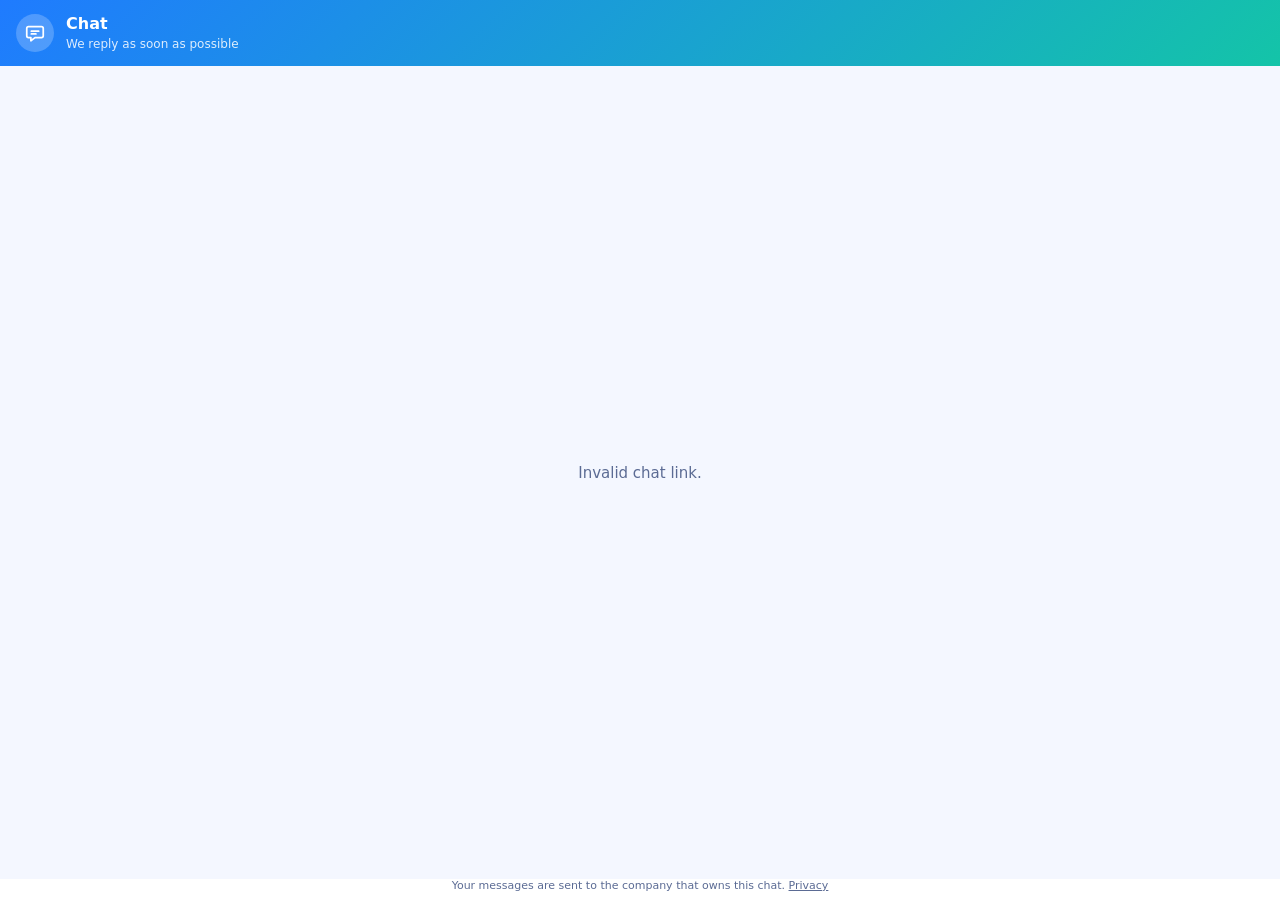
<file: chat.html>
<!DOCTYPE html>
<html lang="fr">
<head>
<meta charset="UTF-8">
<meta name="viewport" content="width=device-width, initial-scale=1, viewport-fit=cover">
<meta name="robots" content="noindex">
<title>Chat</title>
<style>
:root{--ac:#1f7bff;--ac2:#14c4a8;--bg:#f4f7ff;--card:#fff;--tx:#0a1a3f;--mu:#5b6b94;--bd:#dbe4fb;--me:#1f7bff;--ag:#e9eefb}
@media(prefers-color-scheme:dark){:root{--bg:#030a1f;--card:#071a45;--tx:#f1f5ff;--mu:#9db4e6;--bd:#173070;--me:#1f7bff;--ag:#10285f}}
*{box-sizing:border-box}
html,body{height:100%;margin:0}
body{font-family:system-ui,-apple-system,"Segoe UI",Roboto,Arial,sans-serif;background:var(--bg);color:var(--tx);display:flex;flex-direction:column;padding-top:env(safe-area-inset-top,0)}
header{display:flex;align-items:center;gap:12px;padding:14px 16px;background:linear-gradient(135deg,var(--ac),var(--ac2));color:#fff;flex:none}
header .av{width:38px;height:38px;border-radius:50%;background:rgba(255,255,255,.22);display:grid;place-items:center;flex:none}
header .av svg{width:22px;height:22px;stroke:#fff;fill:none;stroke-width:1.9;stroke-linecap:round;stroke-linejoin:round}
header b{display:block;font-size:16px;line-height:1.2}
header small{opacity:.85;font-size:12px}
#msgs{flex:1;overflow-y:auto;padding:14px 14px 6px;display:flex;flex-direction:column;gap:8px;-webkit-overflow-scrolling:touch}
.m{max-width:82%;padding:9px 12px;border-radius:16px;font-size:15px;line-height:1.4;white-space:pre-wrap;overflow-wrap:anywhere}
.m small{display:block;opacity:.65;font-size:11px;margin-top:3px}
.m.ag{align-self:flex-start;background:var(--ag);border-bottom-left-radius:5px}
.m.me{align-self:flex-end;background:var(--me);color:#fff;border-bottom-right-radius:5px}
[dir=rtl] .m.ag{border-bottom-left-radius:16px;border-bottom-right-radius:5px}
[dir=rtl] .m.me{border-bottom-right-radius:16px;border-bottom-left-radius:5px}
#err{min-height:18px;padding:0 16px;font-size:13px;color:#e5484d}
#nm{display:none;margin:0 12px 6px;padding:10px 12px;border:1.5px solid var(--bd);border-radius:12px;background:var(--card);color:var(--tx);font:inherit;font-size:14px}
#nm.on{display:block}
form{display:flex;align-items:flex-end;gap:8px;padding:8px 12px calc(8px + env(safe-area-inset-bottom,0));background:var(--card);border-top:1px solid var(--bd);flex:none}
#tx{flex:1;resize:none;max-height:120px;min-height:42px;padding:10px 12px;border:1.5px solid var(--bd);border-radius:14px;background:var(--bg);color:var(--tx);font:inherit;font-size:15px;line-height:1.35}
#tx:focus,#nm:focus{outline:2px solid var(--ac);outline-offset:0;border-color:transparent}
#go{flex:none;width:42px;height:42px;border:0;border-radius:50%;background:var(--ac);color:#fff;display:grid;place-items:center;cursor:pointer}
#go:disabled{opacity:.45;cursor:default}
#go svg{width:20px;height:20px;stroke:#fff;fill:none;stroke-width:2;stroke-linejoin:round;stroke-linecap:round}
[dir=rtl] #go svg{transform:scaleX(-1)}
footer{font-size:11px;color:var(--mu);text-align:center;padding:0 12px calc(8px + env(safe-area-inset-bottom,0));background:var(--card)}
footer a{color:inherit}
#dead{display:none;flex:1;align-items:center;justify-content:center;text-align:center;padding:30px;color:var(--mu);font-size:15px}
body.off #dead{display:flex}body.off #msgs,body.off form,body.off #err,body.off #nm{display:none}
</style>
</head>
<body>
<header>
  <div class="av"><svg viewBox="0 0 24 24"><path d="M5 5h14a2 2 0 012 2v8a2 2 0 01-2 2h-7l-4.5 3.5V17H5a2 2 0 01-2-2V7a2 2 0 012-2z"/><path d="M8 10h8M8 13h5"/></svg></div>
  <div><b id="ttl">Chat</b><small id="sub"></small></div>
</header>
<div id="msgs" role="log" aria-live="polite"></div>
<div id="dead"></div>
<div id="err" role="alert"></div>
<input id="nm" maxlength="60" autocomplete="name">
<form id="f">
  <textarea id="tx" rows="1" maxlength="2000"></textarea>
  <button id="go" type="submit"><svg viewBox="0 0 24 24"><path d="M3 11.5L21 3l-8.5 18-2.2-7.3z"/></svg></button>
</form>
<footer><span id="pv"></span> <a id="lk" href="legal.html" target="_blank" rel="noopener"></a></footer>
<script>
(function(){
var SB_URL='https://lyykydpgabevqtodlwoq.supabase.co',SB_KEY='sb_publishable_JDG1j8DEyplF3jwqM-2MPg_yPbGynl8';
var T={
fr:{ph:'Écrivez votre message…',send:'Envoyer',nm:'Votre nom (facultatif)',sub:'Nous répondons dès que possible',bad:'Lien de chat invalide.',off:'Ce chat est indisponible pour le moment.',rate:'Trop de messages. Patientez un instant.',fail:'Envoi impossible. Réessayez.',pv:'Vos messages sont transmis à l’entreprise propriétaire de ce chat.',pl:'Confidentialité'},
en:{ph:'Type your message…',send:'Send',nm:'Your name (optional)',sub:'We reply as soon as possible',bad:'Invalid chat link.',off:'This chat is currently unavailable.',rate:'Too many messages. Please wait a moment.',fail:'Could not send. Please try again.',pv:'Your messages are sent to the company that owns this chat.',pl:'Privacy'},
ar:{ph:'اكتب رسالتك…',send:'إرسال',nm:'اسمك (اختياري)',sub:'نرد في أقرب وقت ممكن',bad:'رابط الدردشة غير صالح.',off:'هذه الدردشة غير متاحة حاليًا.',rate:'رسائل كثيرة. انتظر قليلًا.',fail:'تعذّر الإرسال. أعد المحاولة.',pv:'تُرسل رسائلك إلى الشركة المالكة لهذه الدردشة.',pl:'الخصوصية'}
};
var q=new URLSearchParams(location.search),W=(q.get('w')||'').toLowerCase();
var L=(q.get('lang')||navigator.language||'fr').slice(0,2).toLowerCase();if(!T[L])L=(L==='fr'?'fr':'en');
var t=T[L],$=function(i){return document.getElementById(i)};
document.documentElement.lang=L;document.documentElement.dir=L==='ar'?'rtl':'ltr';
$('tx').placeholder=t.ph;$('go').setAttribute('aria-label',t.send);$('nm').placeholder=t.nm;$('nm').setAttribute('aria-label',t.nm);
$('sub').textContent=t.sub;$('pv').textContent=t.pv;$('lk').textContent=t.pl;

function ls(k,v){try{if(v===undefined)return localStorage.getItem(k);localStorage.setItem(k,v)}catch(e){}return null}
function rid(){var a=new Uint8Array(16);crypto.getRandomValues(a);return Array.prototype.map.call(a,function(x){return('0'+x.toString(16)).slice(-2)}).join('')}
var SID=ls('pcs_'+W);if(!/^[0-9a-f]{32}$/.test(SID||'')){SID=rid();ls('pcs_'+W,SID)}
var last=0,busy=false,shown={},timer=null;

function rpc(fn,args){return fetch(SB_URL+'/rest/v1/rpc/'+fn,{method:'POST',headers:{'Content-Type':'application/json','apikey':SB_KEY},body:JSON.stringify(args)})
.then(function(r){return r.json().then(function(j){if(!r.ok){var e=new Error((j&&(j.message||j.hint))||'error');throw e}return j})})}
function off(msg){document.body.classList.add('off');$('dead').textContent=msg;if(timer)clearTimeout(timer)}
function hm(s){try{var d=new Date(s);return('0'+d.getHours()).slice(-2)+':'+('0'+d.getMinutes()).slice(-2)}catch(e){return''}}
function add(cls,text,time){var d=document.createElement('div');d.className='m '+cls;d.appendChild(document.createTextNode(text));if(time){var s=document.createElement('small');s.textContent=time;d.appendChild(s)}
var box=$('msgs'),near=box.scrollHeight-box.scrollTop-box.clientHeight<90;box.appendChild(d);if(near||cls==='me')box.scrollTop=box.scrollHeight}
function poll(){return rpc('webchat_poll',{p_widget:W,p_sid:SID,p_after:last}).then(function(rows){
(rows||[]).forEach(function(m){if(shown[m.id])return;shown[m.id]=1;if(m.id>last)last=m.id;add(m.direction==='in'?'me':'ag',m.text,hm(m.created_at))});
if(rows&&rows.length&&!ls('pcn_'+W))$('nm').classList.remove('on')}).catch(function(){})}
function loop(){poll().then(function(){timer=setTimeout(loop,document.hidden?15000:4000)})}
document.addEventListener('visibilitychange',function(){if(!document.hidden){if(timer)clearTimeout(timer);loop()}});

function fit(){var x=$('tx');x.style.height='auto';x.style.height=Math.min(x.scrollHeight,120)+'px'}
$('tx').addEventListener('input',fit);
$('tx').addEventListener('keydown',function(e){if(e.key==='Enter'&&!e.shiftKey&&!e.isComposing){e.preventDefault();$('f').requestSubmit?$('f').requestSubmit():$('f').dispatchEvent(new Event('submit',{cancelable:true}))}});
$('f').addEventListener('submit',function(e){e.preventDefault();var v=$('tx').value.trim();if(!v||busy)return;
var name=$('nm').classList.contains('on')?$('nm').value.trim():(ls('pcn_'+W)||'');
busy=true;$('go').disabled=true;$('err').textContent='';
rpc('webchat_send',{p_widget:W,p_sid:SID,p_name:name||null,p_text:v}).then(function(){
$('tx').value='';fit();if(name)ls('pcn_'+W,name);$('nm').classList.remove('on');busy=false;$('go').disabled=false;$('tx').focus();
if(timer)clearTimeout(timer);loop()}).catch(function(x){busy=false;$('go').disabled=false;var m=String(x&&x.message||'');
if(m.indexOf('rate_limited')>-1)$('err').textContent=t.rate;else if(m.indexOf('widget_unavailable')>-1)off(t.off);else $('err').textContent=t.fail})});

if(!/^[0-9a-f]{10,40}$/.test(W)){off(t.bad)}
else rpc('webchat_info',{p_widget:W}).then(function(r){var i=r&&r[0];if(!i)return off(t.off);
$('ttl').textContent=i.title||'Chat';document.title=i.title||'Chat';
if(!ls('pcn_'+W))$('nm').classList.add('on');
add('ag',i.welcome||'');loop()}).catch(function(){off(t.off)});
})();
</script>
</body>
</html>
</file>
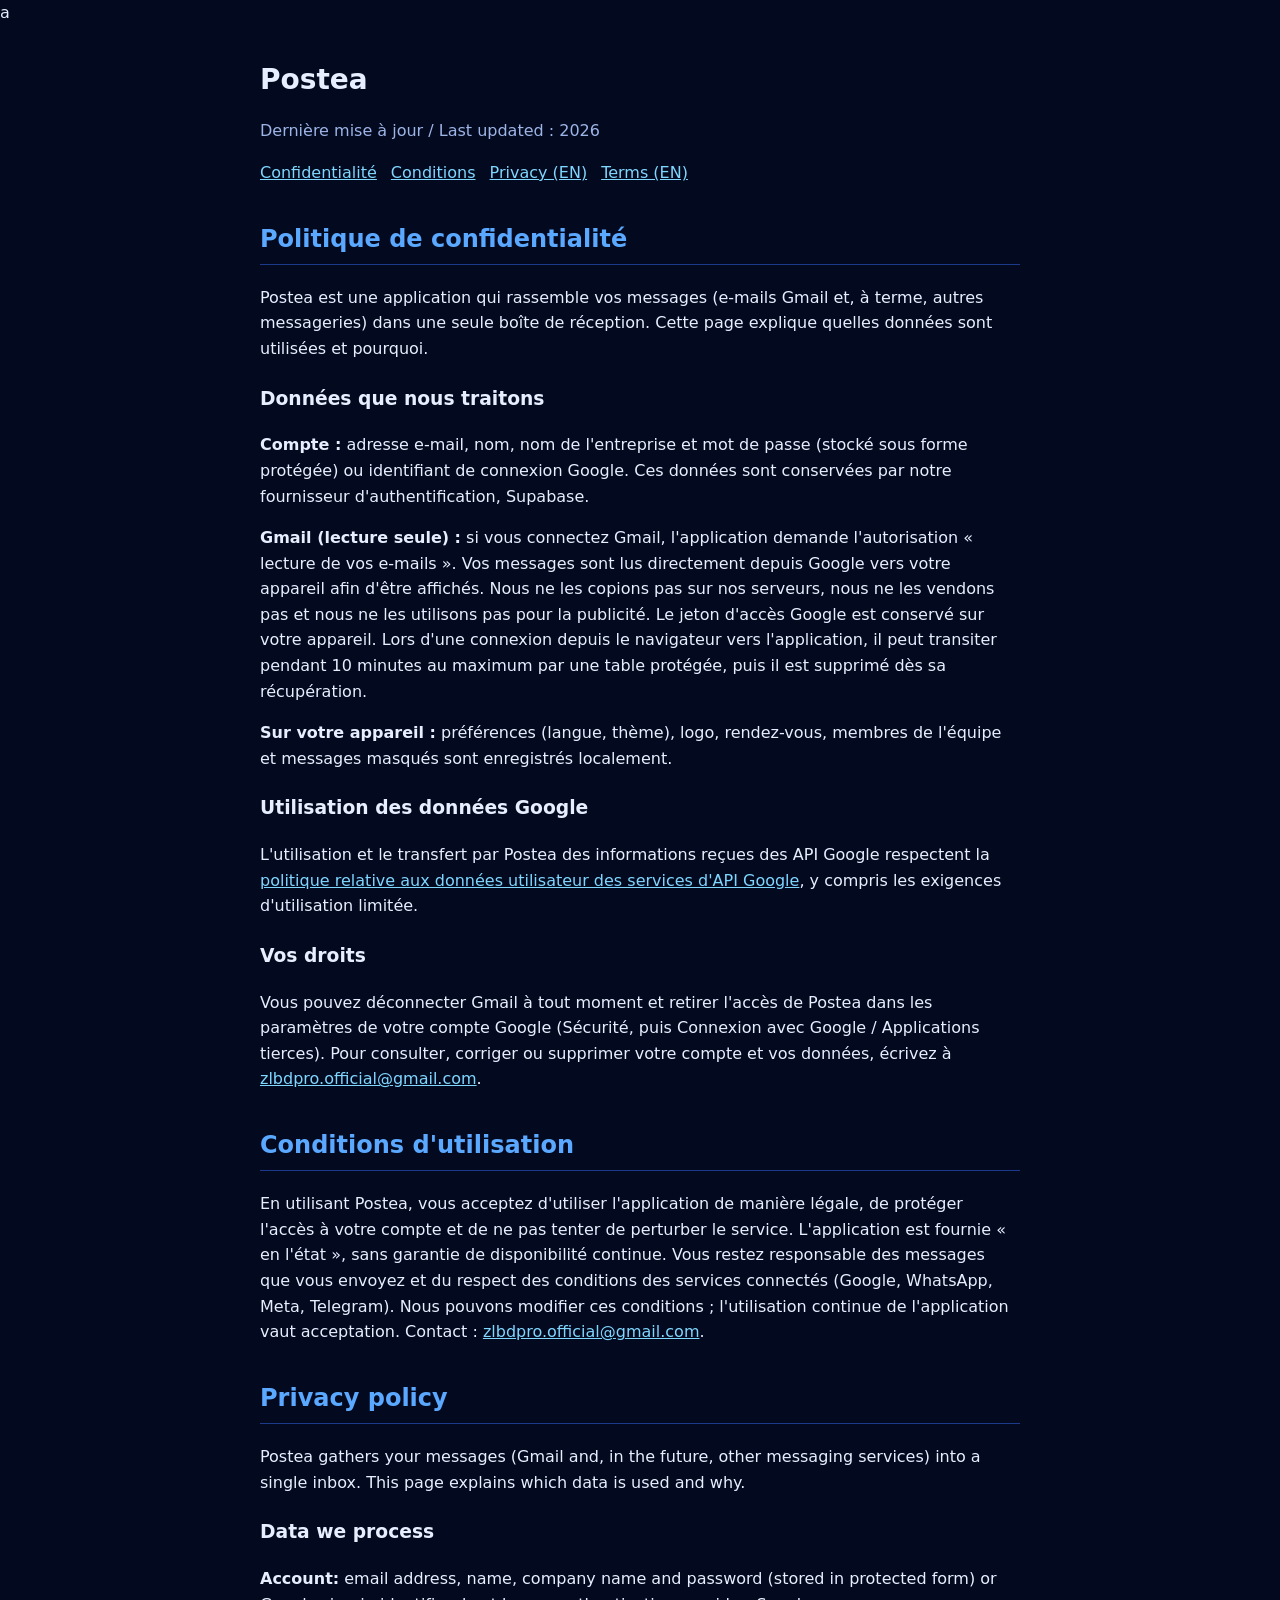
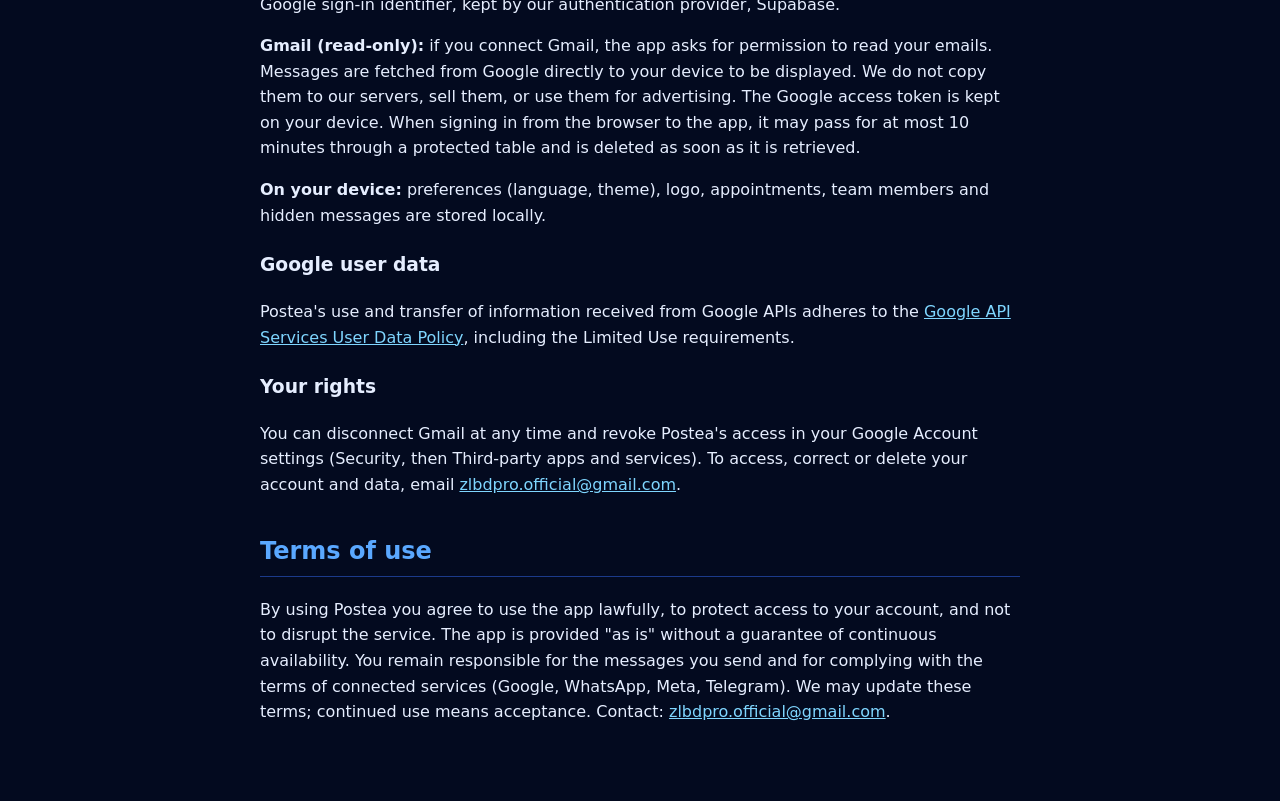
<file: Legal.html>
<!DOCTYPE html>
<html lang="fr">
<head>
<meta charset="UTF-8">
<meta name="viewport" content="width=device-width, initial-scale=1">a
<title>Postea – Confidentialité et conditions / Privacy and terms</title>
<style>
body{margin:0;background:#030a1f;color:#e6eeff;font-family:system-ui,Arial,sans-serif;line-height:1.6}
main{max-width:760px;margin:auto;padding:24px 18px 60px}
h1{font-size:28px;margin:8px 0 4px}h2{margin-top:34px;color:#5aa8ff;border-bottom:1px solid #1b3a8a;padding-bottom:6px}h3{margin-top:22px}
a{color:#7fd6ff}small,.mu{color:#9db4e6}
nav a{margin-right:14px}
</style>
</head>
<body><main>
<h1>Postea</h1>
<p class="mu">Dernière mise à jour / Last updated : 2026</p>
<nav><a href="#privacy">Confidentialité</a><a href="#terms">Conditions</a><a href="#privacy-en">Privacy (EN)</a><a href="#terms-en">Terms (EN)</a></nav>

<h2 id="privacy">Politique de confidentialité</h2>
<p>Postea est une application qui rassemble vos messages (e-mails Gmail et, à terme, autres messageries) dans une seule boîte de réception. Cette page explique quelles données sont utilisées et pourquoi.</p>
<h3>Données que nous traitons</h3>
<p><b>Compte :</b> adresse e-mail, nom, nom de l'entreprise et mot de passe (stocké sous forme protégée) ou identifiant de connexion Google. Ces données sont conservées par notre fournisseur d'authentification, Supabase.</p>
<p><b>Gmail (lecture seule) :</b> si vous connectez Gmail, l'application demande l'autorisation « lecture de vos e-mails ». Vos messages sont lus directement depuis Google vers votre appareil afin d'être affichés. Nous ne les copions pas sur nos serveurs, nous ne les vendons pas et nous ne les utilisons pas pour la publicité. Le jeton d'accès Google est conservé sur votre appareil. Lors d'une connexion depuis le navigateur vers l'application, il peut transiter pendant 10 minutes au maximum par une table protégée, puis il est supprimé dès sa récupération.</p>
<p><b>Sur votre appareil :</b> préférences (langue, thème), logo, rendez-vous, membres de l'équipe et messages masqués sont enregistrés localement.</p>
<h3>Utilisation des données Google</h3>
<p>L'utilisation et le transfert par Postea des informations reçues des API Google respectent la <a href="https://developers.google.com/terms/api-services-user-data-policy">politique relative aux données utilisateur des services d'API Google</a>, y compris les exigences d'utilisation limitée.</p>
<h3>Vos droits</h3>
<p>Vous pouvez déconnecter Gmail à tout moment et retirer l'accès de Postea dans les paramètres de votre compte Google (Sécurité, puis Connexion avec Google / Applications tierces). Pour consulter, corriger ou supprimer votre compte et vos données, écrivez à <a href="mailto:zlbdpro.official@gmail.com">zlbdpro.official@gmail.com</a>.</p>

<h2 id="terms">Conditions d'utilisation</h2>
<p>En utilisant Postea, vous acceptez d'utiliser l'application de manière légale, de protéger l'accès à votre compte et de ne pas tenter de perturber le service. L'application est fournie « en l'état », sans garantie de disponibilité continue. Vous restez responsable des messages que vous envoyez et du respect des conditions des services connectés (Google, WhatsApp, Meta, Telegram). Nous pouvons modifier ces conditions ; l'utilisation continue de l'application vaut acceptation. Contact : <a href="mailto:zlbdpro.official@gmail.com">zlbdpro.official@gmail.com</a>.</p>

<h2 id="privacy-en">Privacy policy</h2>
<p>Postea gathers your messages (Gmail and, in the future, other messaging services) into a single inbox. This page explains which data is used and why.</p>
<h3>Data we process</h3>
<p><b>Account:</b> email address, name, company name and password (stored in protected form) or Google sign-in identifier, kept by our authentication provider, Supabase.</p>
<p><b>Gmail (read-only):</b> if you connect Gmail, the app asks for permission to read your emails. Messages are fetched from Google directly to your device to be displayed. We do not copy them to our servers, sell them, or use them for advertising. The Google access token is kept on your device. When signing in from the browser to the app, it may pass for at most 10 minutes through a protected table and is deleted as soon as it is retrieved.</p>
<p><b>On your device:</b> preferences (language, theme), logo, appointments, team members and hidden messages are stored locally.</p>
<h3>Google user data</h3>
<p>Postea's use and transfer of information received from Google APIs adheres to the <a href="https://developers.google.com/terms/api-services-user-data-policy">Google API Services User Data Policy</a>, including the Limited Use requirements.</p>
<h3>Your rights</h3>
<p>You can disconnect Gmail at any time and revoke Postea's access in your Google Account settings (Security, then Third-party apps and services). To access, correct or delete your account and data, email <a href="mailto:zlbdpro.official@gmail.com">zlbdpro.official@gmail.com</a>.</p>

<h2 id="terms-en">Terms of use</h2>
<p>By using Postea you agree to use the app lawfully, to protect access to your account, and not to disrupt the service. The app is provided "as is" without a guarantee of continuous availability. You remain responsible for the messages you send and for complying with the terms of connected services (Google, WhatsApp, Meta, Telegram). We may update these terms; continued use means acceptance. Contact: <a href="mailto:zlbdpro.official@gmail.com">zlbdpro.official@gmail.com</a>.</p>
</main></body></html>
</file>
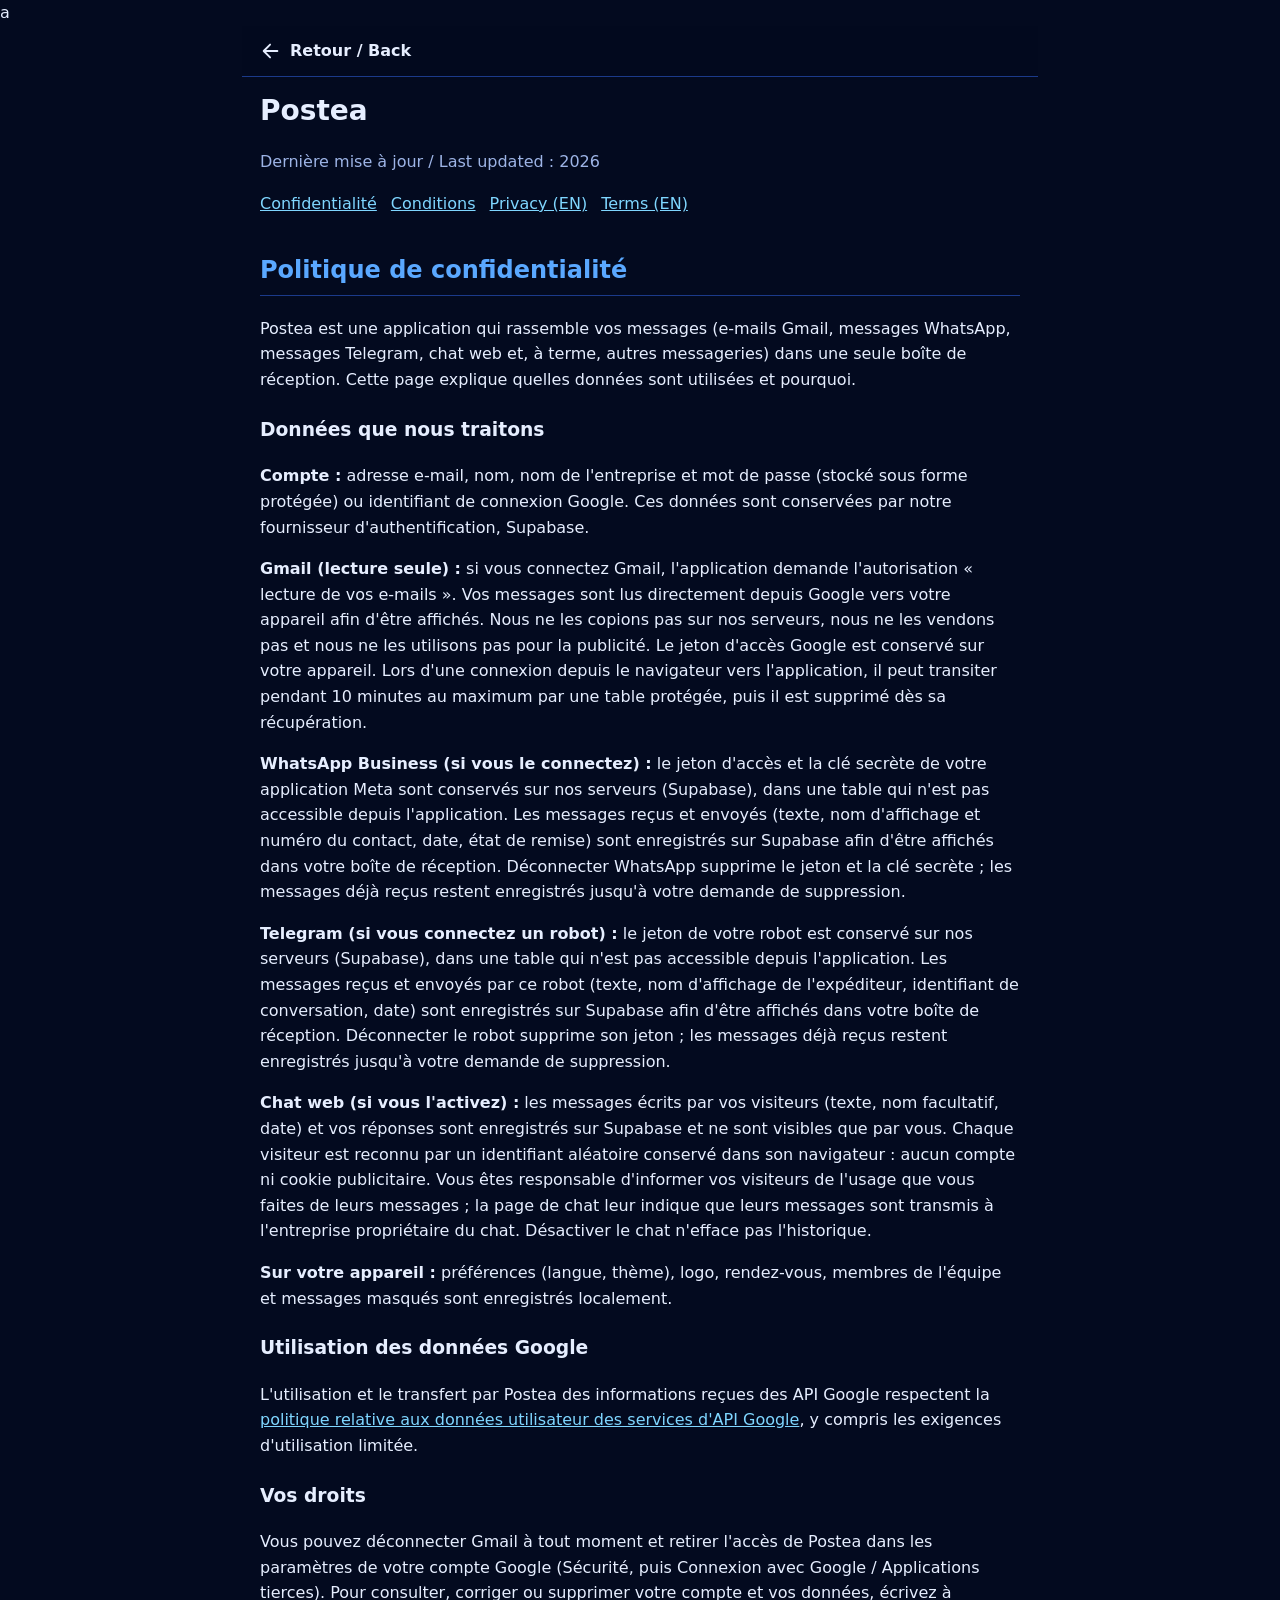
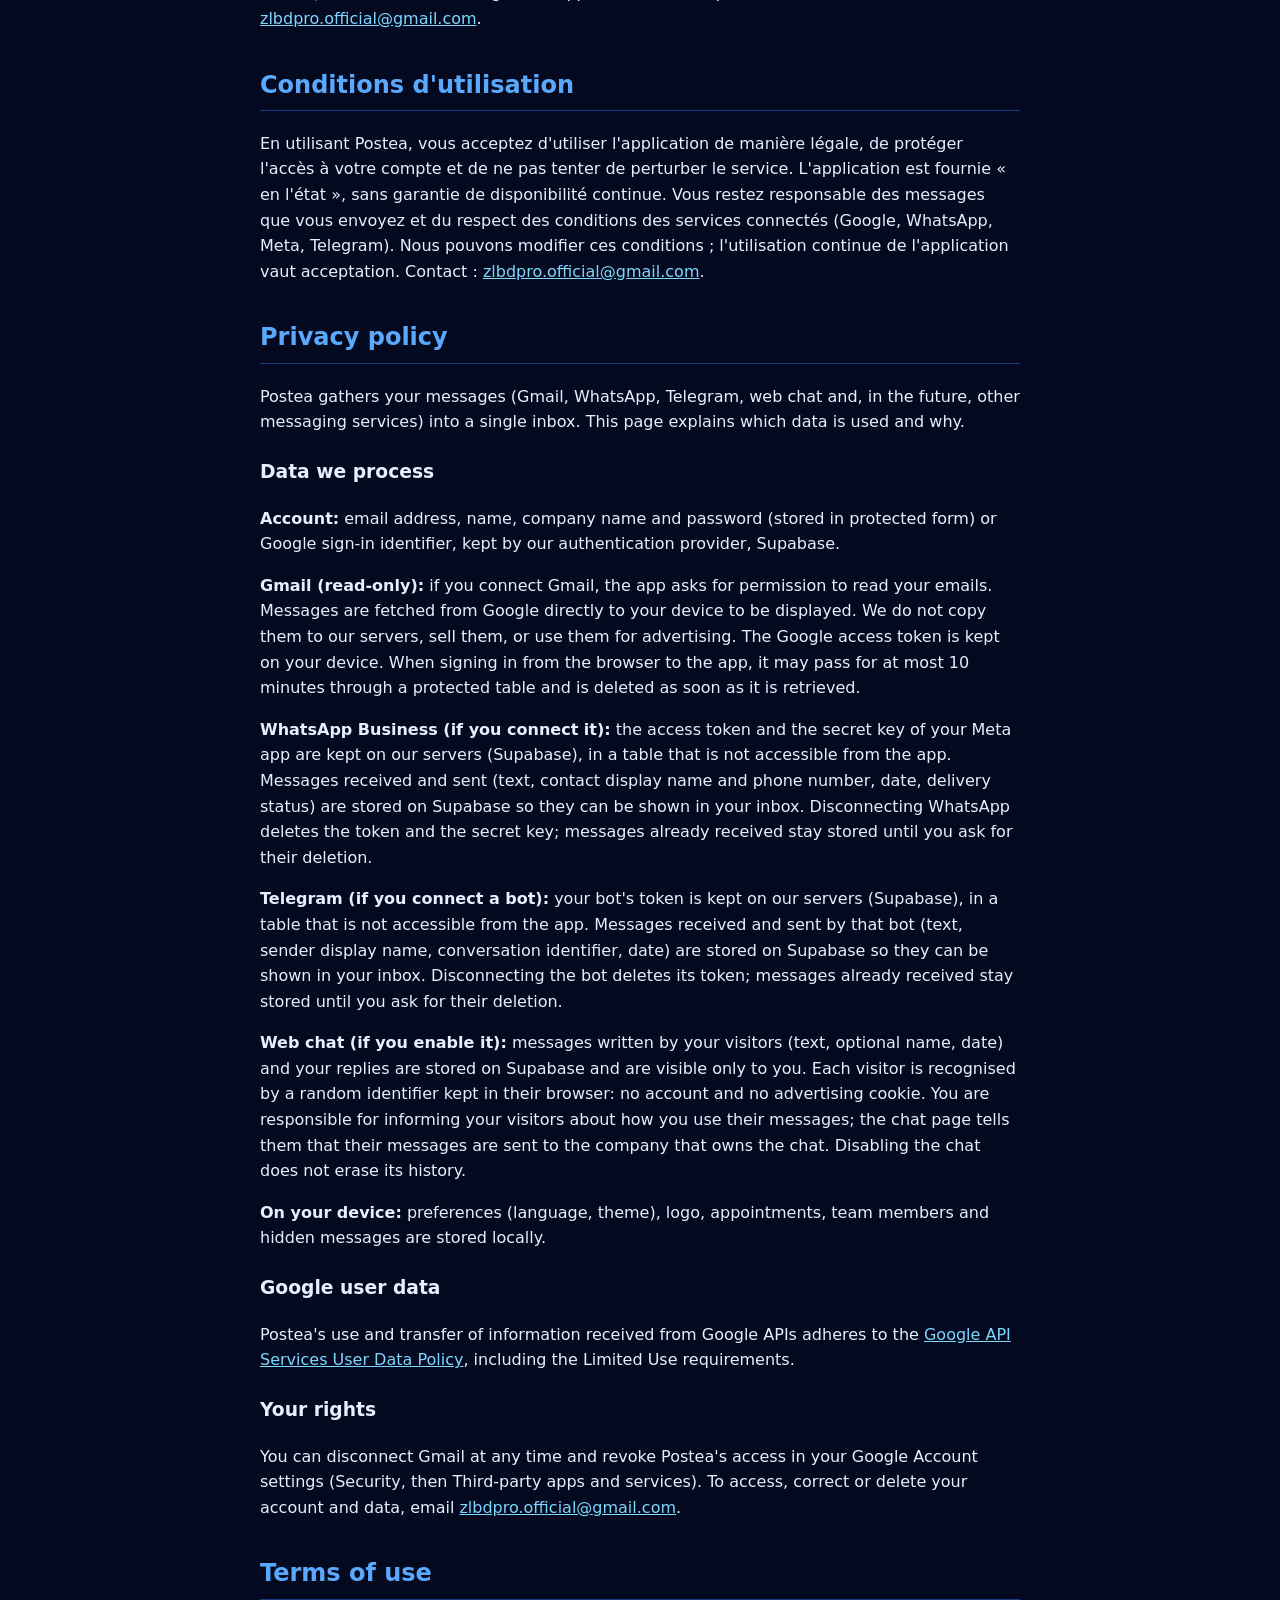
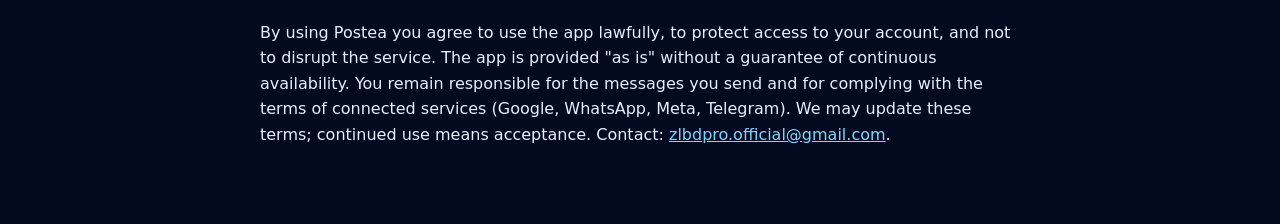
<file: legal.html>
<!DOCTYPE html>
<html lang="fr">
<head>
<meta charset="UTF-8">
<meta name="viewport" content="width=device-width, initial-scale=1">a
<title>Postea – Confidentialité et conditions / Privacy and terms</title>
<style>
body{margin:0;background:#030a1f;color:#e6eeff;font-family:system-ui,Arial,sans-serif;line-height:1.6}
main{max-width:760px;margin:auto;padding:24px 18px 60px}
h1{font-size:28px;margin:8px 0 4px}h2{margin-top:34px;color:#5aa8ff;border-bottom:1px solid #1b3a8a;padding-bottom:6px}h3{margin-top:22px}
a{color:#7fd6ff}small,.mu{color:#9db4e6}
nav a{margin-right:14px}
.back{position:sticky;top:0;z-index:5;display:flex;align-items:center;gap:8px;margin:-24px -18px 12px;padding:14px 18px;background:#030a1fee;border-bottom:1px solid #1b3a8a;color:#e6eeff;font:600 16px system-ui,Arial,sans-serif;text-decoration:none;cursor:pointer}
.back svg{width:22px;height:22px;fill:none;stroke:#e6eeff;stroke-width:2;stroke-linecap:round;stroke-linejoin:round}
</style>
</head>
<body><main>
<a class="back" id="back" href="index.html" aria-label="Retour / Back"><svg viewBox="0 0 24 24"><path d="M19 12H5M11 5l-7 7 7 7"/></svg>Retour / Back</a>
<script>document.getElementById("back").addEventListener("click",function(e){if(history.length>1){e.preventDefault();history.back()}})</script>
<h1>Postea</h1>
<p class="mu">Dernière mise à jour / Last updated : 2026</p>
<nav><a href="#privacy">Confidentialité</a><a href="#terms">Conditions</a><a href="#privacy-en">Privacy (EN)</a><a href="#terms-en">Terms (EN)</a></nav>

<h2 id="privacy">Politique de confidentialité</h2>
<p>Postea est une application qui rassemble vos messages (e-mails Gmail, messages WhatsApp, messages Telegram, chat web et, à terme, autres messageries) dans une seule boîte de réception. Cette page explique quelles données sont utilisées et pourquoi.</p>
<h3>Données que nous traitons</h3>
<p><b>Compte :</b> adresse e-mail, nom, nom de l'entreprise et mot de passe (stocké sous forme protégée) ou identifiant de connexion Google. Ces données sont conservées par notre fournisseur d'authentification, Supabase.</p>
<p><b>Gmail (lecture seule) :</b> si vous connectez Gmail, l'application demande l'autorisation « lecture de vos e-mails ». Vos messages sont lus directement depuis Google vers votre appareil afin d'être affichés. Nous ne les copions pas sur nos serveurs, nous ne les vendons pas et nous ne les utilisons pas pour la publicité. Le jeton d'accès Google est conservé sur votre appareil. Lors d'une connexion depuis le navigateur vers l'application, il peut transiter pendant 10 minutes au maximum par une table protégée, puis il est supprimé dès sa récupération.</p>
<p><b>WhatsApp Business (si vous le connectez) :</b> le jeton d'accès et la clé secrète de votre application Meta sont conservés sur nos serveurs (Supabase), dans une table qui n'est pas accessible depuis l'application. Les messages reçus et envoyés (texte, nom d'affichage et numéro du contact, date, état de remise) sont enregistrés sur Supabase afin d'être affichés dans votre boîte de réception. Déconnecter WhatsApp supprime le jeton et la clé secrète ; les messages déjà reçus restent enregistrés jusqu'à votre demande de suppression.</p>
<p><b>Telegram (si vous connectez un robot) :</b> le jeton de votre robot est conservé sur nos serveurs (Supabase), dans une table qui n'est pas accessible depuis l'application. Les messages reçus et envoyés par ce robot (texte, nom d'affichage de l'expéditeur, identifiant de conversation, date) sont enregistrés sur Supabase afin d'être affichés dans votre boîte de réception. Déconnecter le robot supprime son jeton ; les messages déjà reçus restent enregistrés jusqu'à votre demande de suppression.</p>
<p><b>Chat web (si vous l'activez) :</b> les messages écrits par vos visiteurs (texte, nom facultatif, date) et vos réponses sont enregistrés sur Supabase et ne sont visibles que par vous. Chaque visiteur est reconnu par un identifiant aléatoire conservé dans son navigateur : aucun compte ni cookie publicitaire. Vous êtes responsable d'informer vos visiteurs de l'usage que vous faites de leurs messages ; la page de chat leur indique que leurs messages sont transmis à l'entreprise propriétaire du chat. Désactiver le chat n'efface pas l'historique.</p>
<p><b>Sur votre appareil :</b> préférences (langue, thème), logo, rendez-vous, membres de l'équipe et messages masqués sont enregistrés localement.</p>
<h3>Utilisation des données Google</h3>
<p>L'utilisation et le transfert par Postea des informations reçues des API Google respectent la <a href="https://developers.google.com/terms/api-services-user-data-policy">politique relative aux données utilisateur des services d'API Google</a>, y compris les exigences d'utilisation limitée.</p>
<h3>Vos droits</h3>
<p>Vous pouvez déconnecter Gmail à tout moment et retirer l'accès de Postea dans les paramètres de votre compte Google (Sécurité, puis Connexion avec Google / Applications tierces). Pour consulter, corriger ou supprimer votre compte et vos données, écrivez à <a href="mailto:zlbdpro.official@gmail.com">zlbdpro.official@gmail.com</a>.</p>

<h2 id="terms">Conditions d'utilisation</h2>
<p>En utilisant Postea, vous acceptez d'utiliser l'application de manière légale, de protéger l'accès à votre compte et de ne pas tenter de perturber le service. L'application est fournie « en l'état », sans garantie de disponibilité continue. Vous restez responsable des messages que vous envoyez et du respect des conditions des services connectés (Google, WhatsApp, Meta, Telegram). Nous pouvons modifier ces conditions ; l'utilisation continue de l'application vaut acceptation. Contact : <a href="mailto:zlbdpro.official@gmail.com">zlbdpro.official@gmail.com</a>.</p>

<h2 id="privacy-en">Privacy policy</h2>
<p>Postea gathers your messages (Gmail, WhatsApp, Telegram, web chat and, in the future, other messaging services) into a single inbox. This page explains which data is used and why.</p>
<h3>Data we process</h3>
<p><b>Account:</b> email address, name, company name and password (stored in protected form) or Google sign-in identifier, kept by our authentication provider, Supabase.</p>
<p><b>Gmail (read-only):</b> if you connect Gmail, the app asks for permission to read your emails. Messages are fetched from Google directly to your device to be displayed. We do not copy them to our servers, sell them, or use them for advertising. The Google access token is kept on your device. When signing in from the browser to the app, it may pass for at most 10 minutes through a protected table and is deleted as soon as it is retrieved.</p>
<p><b>WhatsApp Business (if you connect it):</b> the access token and the secret key of your Meta app are kept on our servers (Supabase), in a table that is not accessible from the app. Messages received and sent (text, contact display name and phone number, date, delivery status) are stored on Supabase so they can be shown in your inbox. Disconnecting WhatsApp deletes the token and the secret key; messages already received stay stored until you ask for their deletion.</p>
<p><b>Telegram (if you connect a bot):</b> your bot's token is kept on our servers (Supabase), in a table that is not accessible from the app. Messages received and sent by that bot (text, sender display name, conversation identifier, date) are stored on Supabase so they can be shown in your inbox. Disconnecting the bot deletes its token; messages already received stay stored until you ask for their deletion.</p>
<p><b>Web chat (if you enable it):</b> messages written by your visitors (text, optional name, date) and your replies are stored on Supabase and are visible only to you. Each visitor is recognised by a random identifier kept in their browser: no account and no advertising cookie. You are responsible for informing your visitors about how you use their messages; the chat page tells them that their messages are sent to the company that owns the chat. Disabling the chat does not erase its history.</p>
<p><b>On your device:</b> preferences (language, theme), logo, appointments, team members and hidden messages are stored locally.</p>
<h3>Google user data</h3>
<p>Postea's use and transfer of information received from Google APIs adheres to the <a href="https://developers.google.com/terms/api-services-user-data-policy">Google API Services User Data Policy</a>, including the Limited Use requirements.</p>
<h3>Your rights</h3>
<p>You can disconnect Gmail at any time and revoke Postea's access in your Google Account settings (Security, then Third-party apps and services). To access, correct or delete your account and data, email <a href="mailto:zlbdpro.official@gmail.com">zlbdpro.official@gmail.com</a>.</p>

<h2 id="terms-en">Terms of use</h2>
<p>By using Postea you agree to use the app lawfully, to protect access to your account, and not to disrupt the service. The app is provided "as is" without a guarantee of continuous availability. You remain responsible for the messages you send and for complying with the terms of connected services (Google, WhatsApp, Meta, Telegram). We may update these terms; continued use means acceptance. Contact: <a href="mailto:zlbdpro.official@gmail.com">zlbdpro.official@gmail.com</a>.</p>
</main></body></html>
</file>
